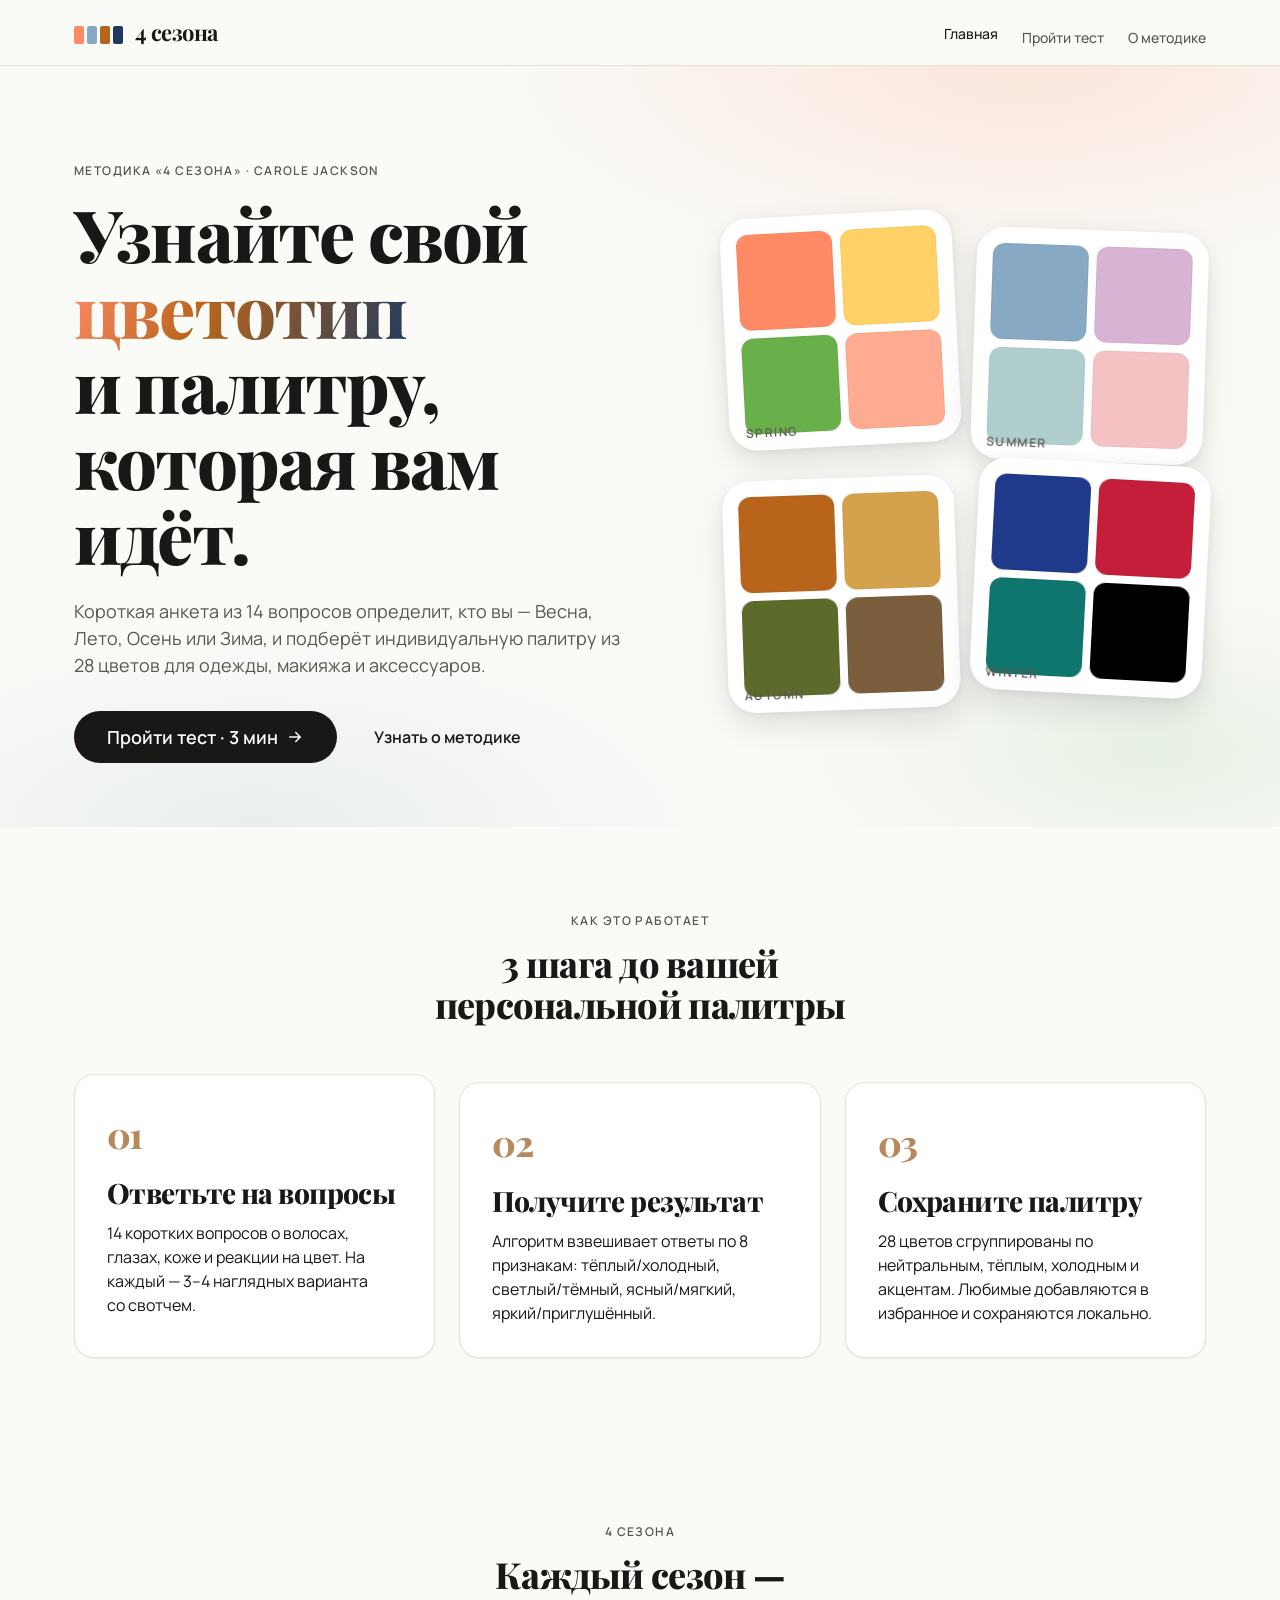
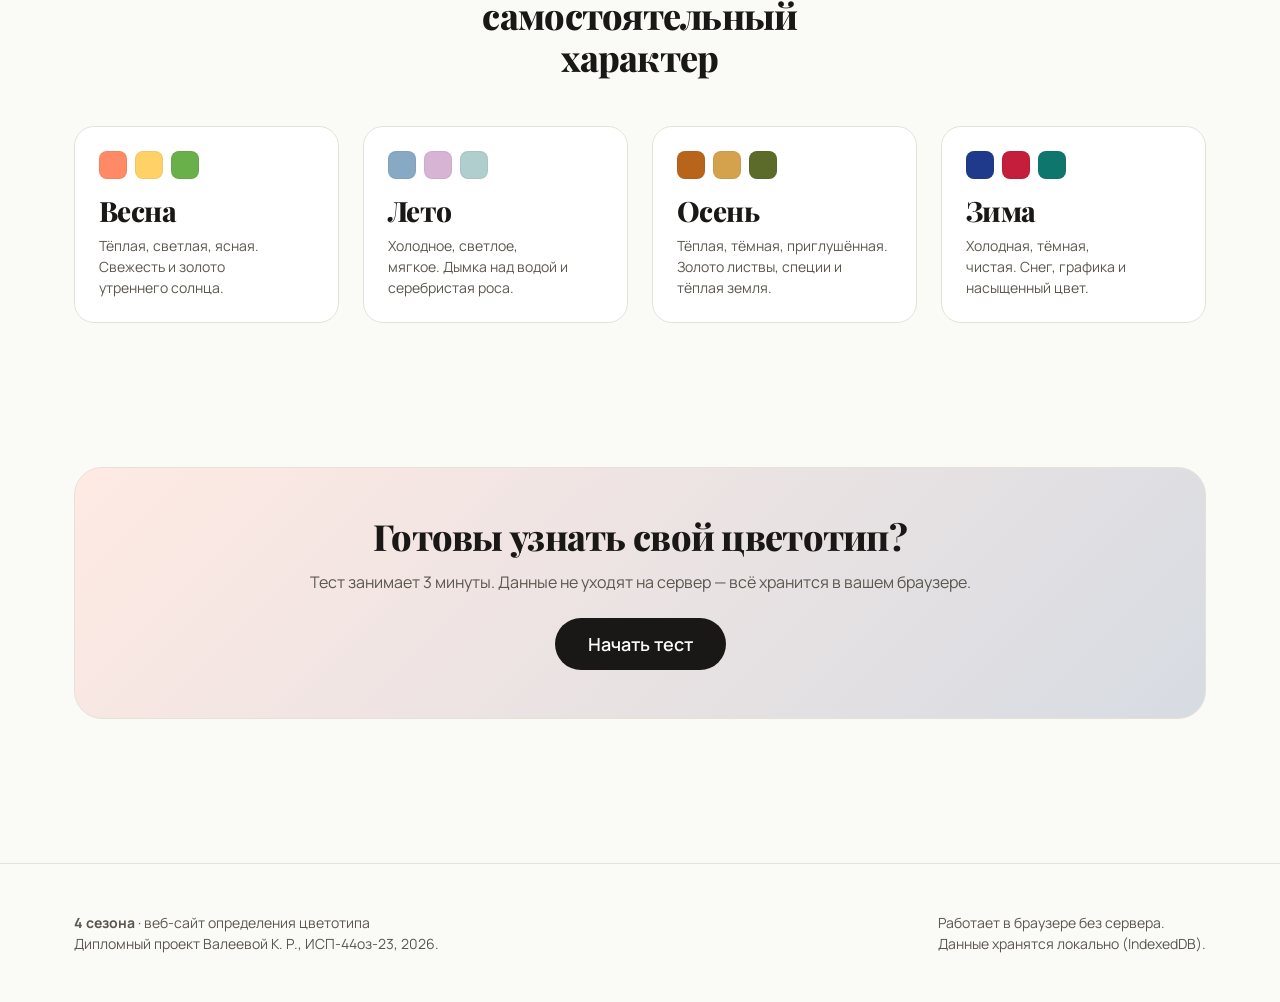
<file: index.html>
<!doctype html>
<html lang="ru">
  <head>
    <meta charset="UTF-8" />
    <meta name="viewport" content="width=device-width, initial-scale=1.0" />
    <meta name="theme-color" content="#fafaf7" />
    <meta name="description" content="Определите свой цветотип по методике «4 сезона» — анкета, индивидуальная палитра, рекомендации по цветам." />
    <title>4 сезона — определение цветотипа</title>
    <link rel="icon" type="image/svg+xml" href="./assets/favicon-DSIYKlfr.svg" />
    <link rel="preconnect" href="https://fonts.googleapis.com" />
    <link rel="preconnect" href="https://fonts.gstatic.com" crossorigin />
    <link rel="stylesheet" href="https://fonts.googleapis.com/css2?family=Manrope:wght@400;500;600;700;800&family=Playfair+Display:ital,wght@0,400;0,700;1,400&display=swap" />
    <script type="module" crossorigin src="./assets/main-CthzuSjB.js"></script>
    <link rel="modulepreload" crossorigin href="./assets/chrome-wK2Qf8XE.js">
    <link rel="stylesheet" crossorigin href="./assets/chrome-CmpPD_js.css">
    <link rel="stylesheet" crossorigin href="./assets/main-DQRbw_kM.css">
  </head>
  <body data-page="home">
    <main id="main">
      <!-- HERO -->
      <section class="hero">
        <div class="container hero__inner">
          <div class="hero__content reveal">
            <div class="eyebrow">Методика «4 сезона» · Carole Jackson</div>
            <h1 class="hero__title">
              Узнайте свой <span class="hero__title-mark">цветотип</span>
              <br />и палитру, которая вам идёт.
            </h1>
            <p class="hero__lede">
              Короткая анкета из 14 вопросов определит, кто вы — Весна, Лето,
              Осень или Зима, и подберёт индивидуальную палитру из 28 цветов
              для одежды, макияжа и аксессуаров.
            </p>
            <div class="hero__actions">
              <a class="btn btn--primary btn--lg" href="./quiz.html">
                Пройти тест · 3 мин
                <svg width="18" height="18" viewBox="0 0 24 24" fill="none" aria-hidden="true">
                  <path d="M5 12h14m-6-6 6 6-6 6" stroke="currentColor" stroke-width="2" stroke-linecap="round" stroke-linejoin="round"/>
                </svg>
              </a>
              <a class="btn btn--ghost" href="./about.html">Узнать о методике</a>
            </div>
          </div>
          <div class="hero__visual reveal" aria-hidden="true">
            <div class="hero-bouquet">
              <div class="hero-bouquet__season" data-season="spring">
                <span style="background:#FF8A65"></span>
                <span style="background:#FFD166"></span>
                <span style="background:#6AB04A"></span>
                <span style="background:#FFAB91"></span>
              </div>
              <div class="hero-bouquet__season" data-season="summer">
                <span style="background:#88A9C3"></span>
                <span style="background:#D8B4D4"></span>
                <span style="background:#B0CECE"></span>
                <span style="background:#F4C2C2"></span>
              </div>
              <div class="hero-bouquet__season" data-season="autumn">
                <span style="background:#B8651B"></span>
                <span style="background:#D4A24C"></span>
                <span style="background:#5D6B2A"></span>
                <span style="background:#7A5E3D"></span>
              </div>
              <div class="hero-bouquet__season" data-season="winter">
                <span style="background:#1F3A8A"></span>
                <span style="background:#C41E3A"></span>
                <span style="background:#0F766E"></span>
                <span style="background:#000000"></span>
              </div>
            </div>
          </div>
        </div>
      </section>

      <!-- HOW IT WORKS -->
      <section class="section how">
        <div class="container">
          <header class="section-head reveal">
            <span class="eyebrow">Как это работает</span>
            <h2>3 шага до вашей персональной палитры</h2>
          </header>
          <ol class="how__steps">
            <li class="how__step card card--padded reveal">
              <div class="how__step-num">01</div>
              <h3>Ответьте на вопросы</h3>
              <p>14 коротких вопросов о волосах, глазах, коже и реакции на цвет. На каждый — 3–4 наглядных варианта со свотчем.</p>
            </li>
            <li class="how__step card card--padded reveal">
              <div class="how__step-num">02</div>
              <h3>Получите результат</h3>
              <p>Алгоритм взвешивает ответы по 8 признакам: тёплый/холодный, светлый/тёмный, ясный/мягкий, яркий/приглушённый.</p>
            </li>
            <li class="how__step card card--padded reveal">
              <div class="how__step-num">03</div>
              <h3>Сохраните палитру</h3>
              <p>28 цветов сгруппированы по нейтральным, тёплым, холодным и акцентам. Любимые добавляются в избранное и сохраняются локально.</p>
            </li>
          </ol>
        </div>
      </section>

      <!-- SEASONS PREVIEW -->
      <section class="section seasons-preview">
        <div class="container">
          <header class="section-head reveal">
            <span class="eyebrow">4 сезона</span>
            <h2>Каждый сезон — самостоятельный характер</h2>
          </header>
          <div class="grid-auto" style="--grid-min: 220px;">
            <article class="season-card reveal" data-season="spring">
              <div class="season-card__chips">
                <span style="background:#FF8A65"></span>
                <span style="background:#FFD166"></span>
                <span style="background:#6AB04A"></span>
              </div>
              <h3>Весна</h3>
              <p>Тёплая, светлая, ясная. Свежесть и золото утреннего солнца.</p>
            </article>
            <article class="season-card reveal" data-season="summer">
              <div class="season-card__chips">
                <span style="background:#88A9C3"></span>
                <span style="background:#D8B4D4"></span>
                <span style="background:#B0CECE"></span>
              </div>
              <h3>Лето</h3>
              <p>Холодное, светлое, мягкое. Дымка над водой и серебристая роса.</p>
            </article>
            <article class="season-card reveal" data-season="autumn">
              <div class="season-card__chips">
                <span style="background:#B8651B"></span>
                <span style="background:#D4A24C"></span>
                <span style="background:#5D6B2A"></span>
              </div>
              <h3>Осень</h3>
              <p>Тёплая, тёмная, приглушённая. Золото листвы, специи и тёплая земля.</p>
            </article>
            <article class="season-card reveal" data-season="winter">
              <div class="season-card__chips">
                <span style="background:#1F3A8A"></span>
                <span style="background:#C41E3A"></span>
                <span style="background:#0F766E"></span>
              </div>
              <h3>Зима</h3>
              <p>Холодная, тёмная, чистая. Снег, графика и насыщенный цвет.</p>
            </article>
          </div>
        </div>
      </section>

      <!-- CTA -->
      <section class="cta">
        <div class="container">
          <div class="cta__card reveal">
            <h2>Готовы узнать свой цветотип?</h2>
            <p>Тест занимает 3 минуты. Данные не уходят на сервер — всё хранится в вашем браузере.</p>
            <a class="btn btn--primary btn--lg" href="./quiz.html">Начать тест</a>
          </div>
        </div>
      </section>
    </main>
  </body>
</html>
</file>
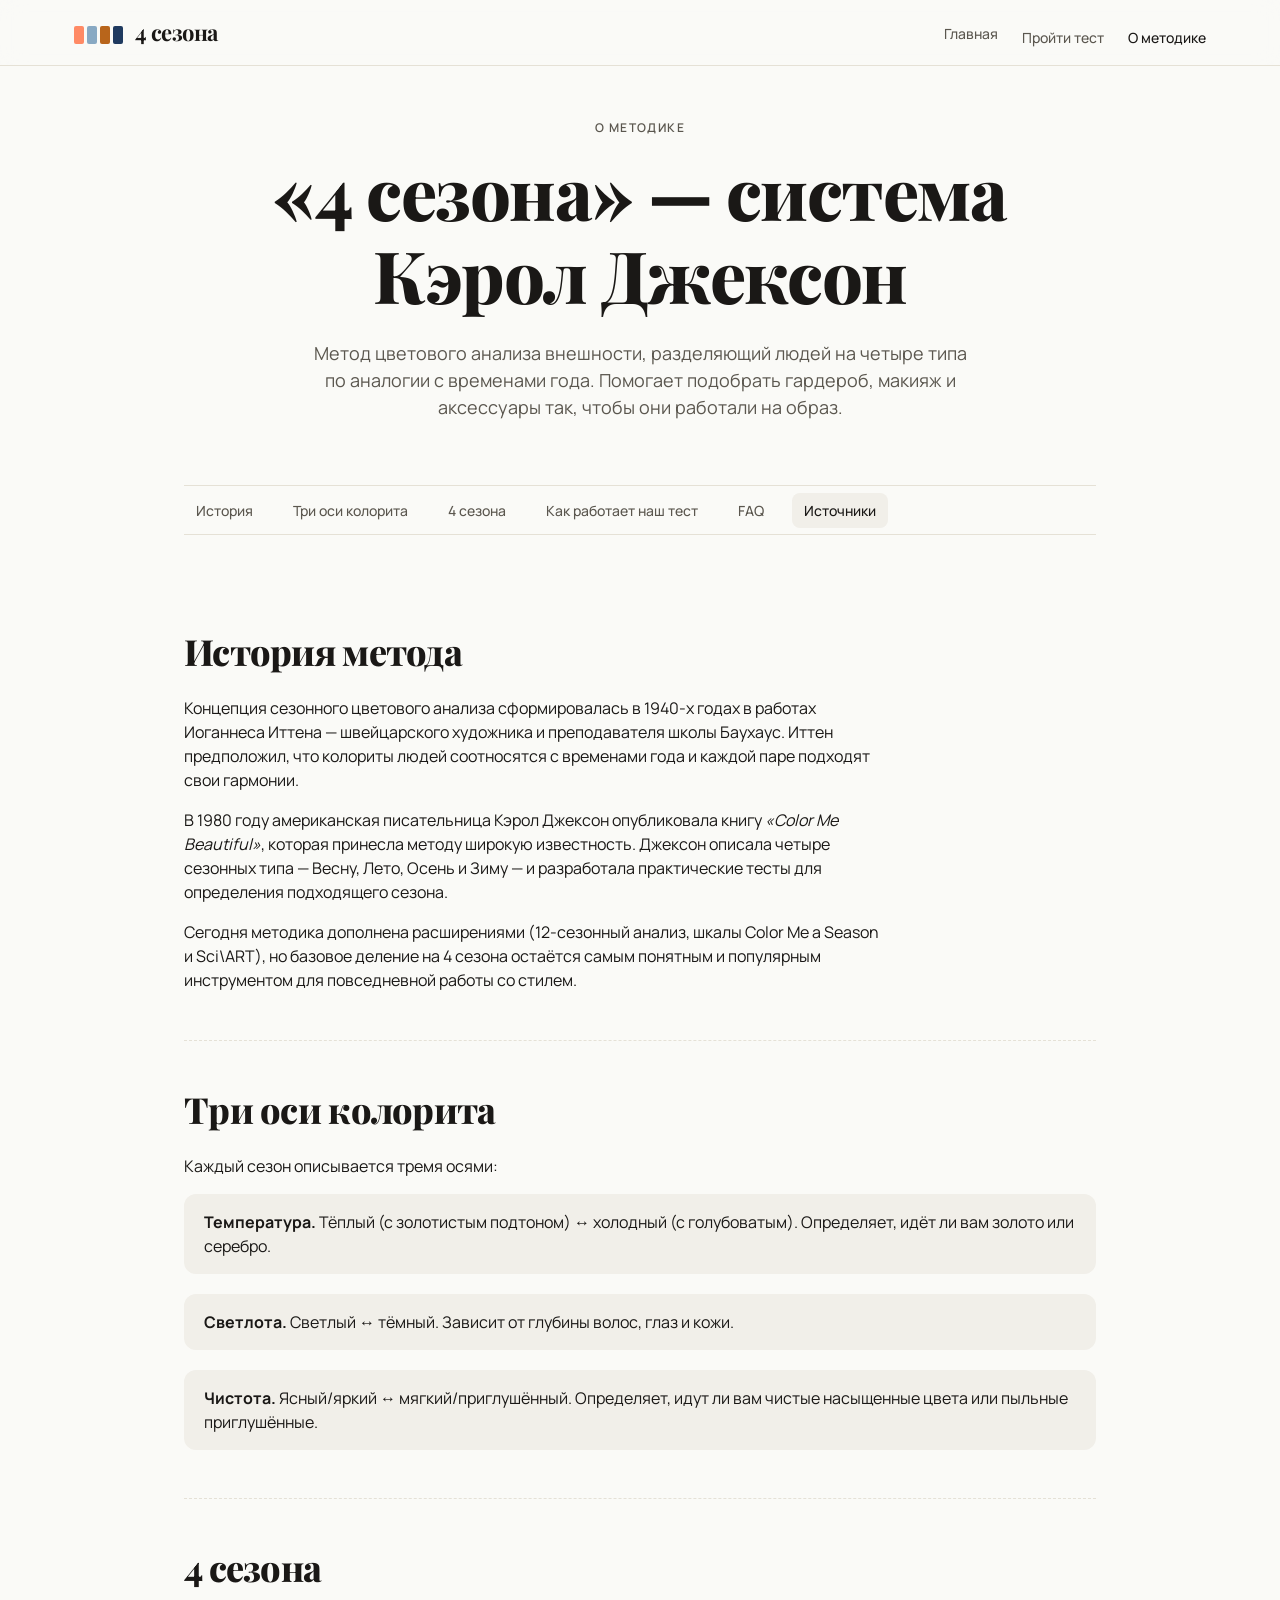
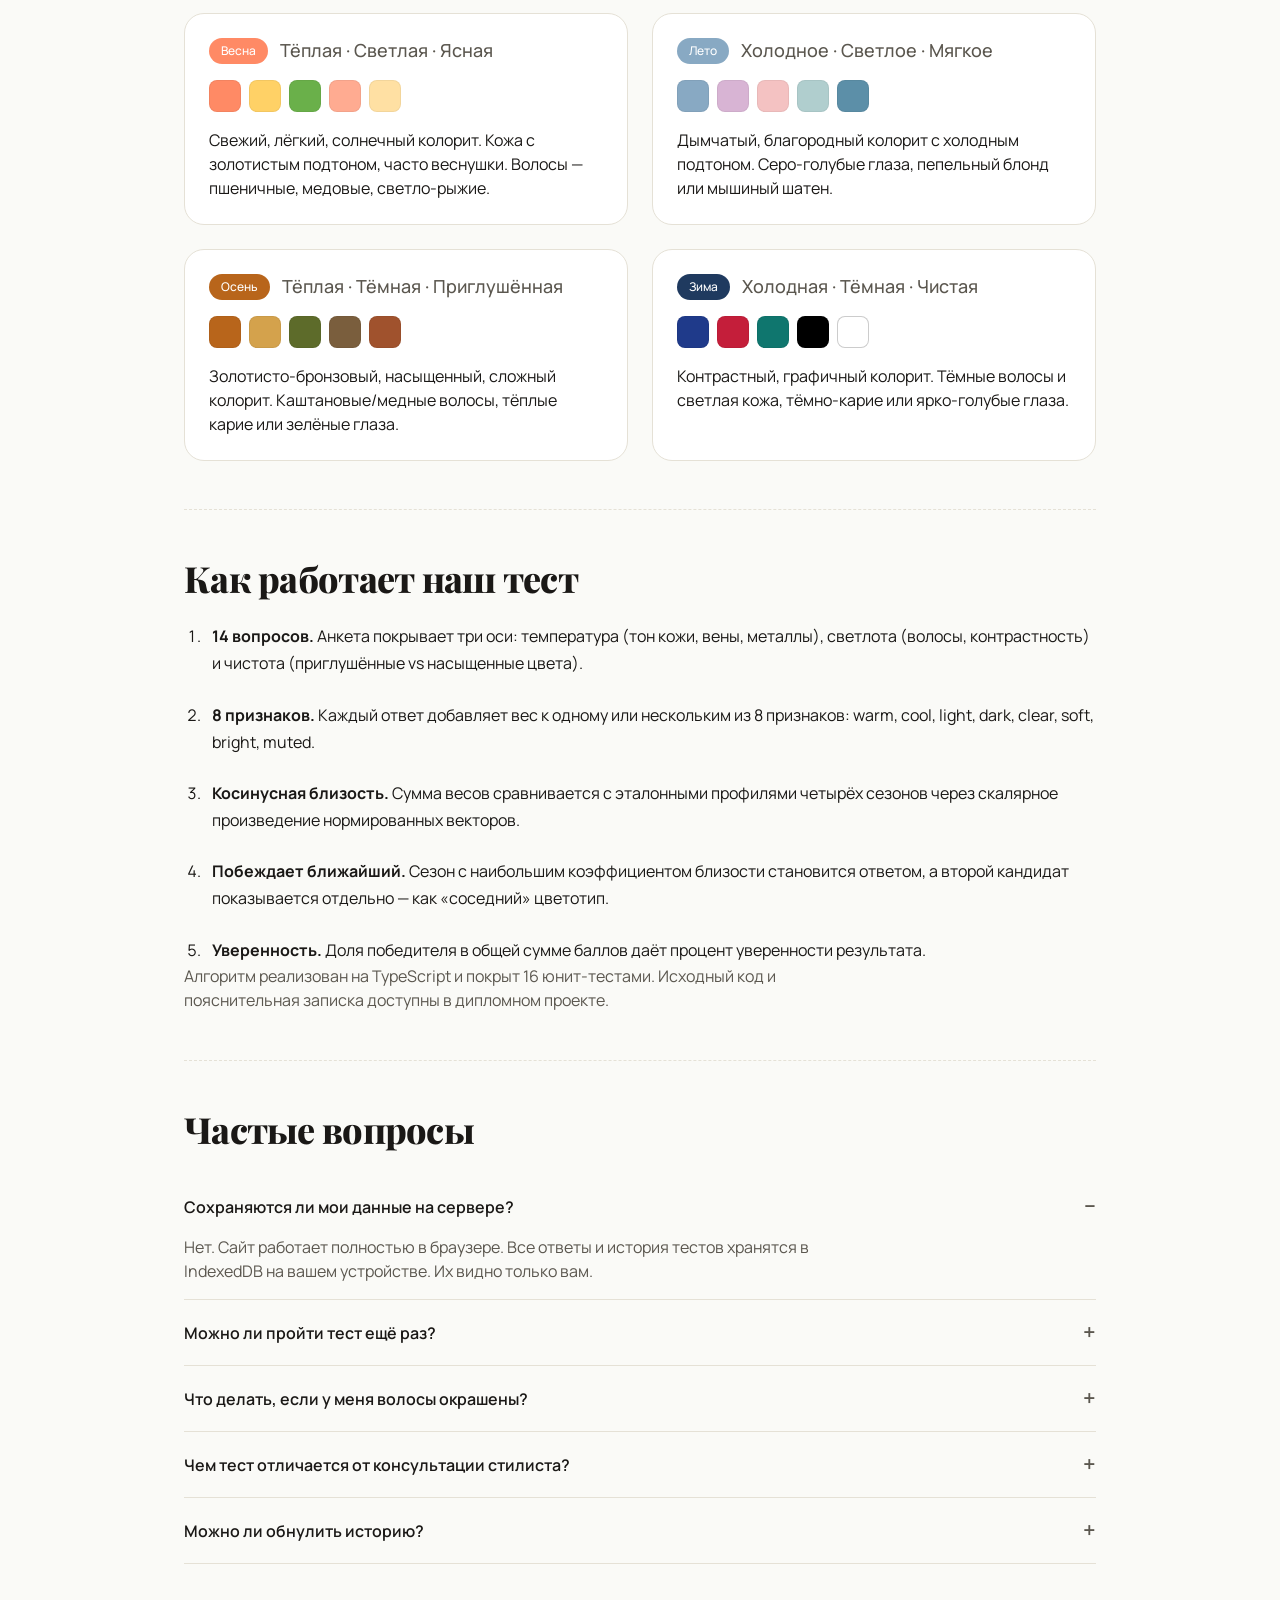
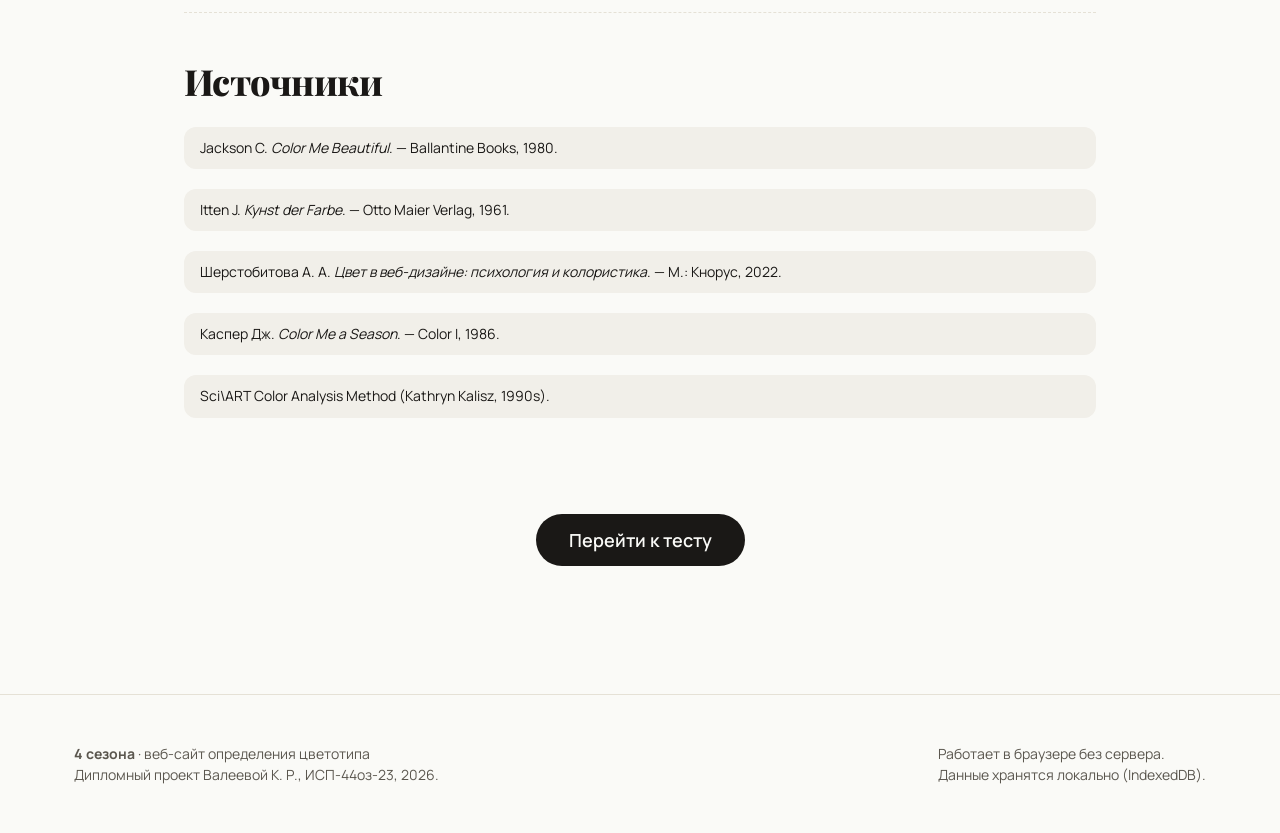
<file: about.html>
<!doctype html>
<html lang="ru">
  <head>
    <meta charset="UTF-8" />
    <meta name="viewport" content="width=device-width, initial-scale=1.0" />
    <meta name="theme-color" content="#fafaf7" />
    <title>О методике «4 сезона»</title>
    <link rel="icon" type="image/svg+xml" href="./assets/favicon-DSIYKlfr.svg" />
    <link rel="preconnect" href="https://fonts.googleapis.com" />
    <link rel="preconnect" href="https://fonts.gstatic.com" crossorigin />
    <link rel="stylesheet" href="https://fonts.googleapis.com/css2?family=Manrope:wght@400;500;600;700;800&family=Playfair+Display:ital,wght@0,400;0,700;1,400&display=swap" />
    <script type="module" crossorigin src="./assets/about-DW3j091v.js"></script>
    <link rel="modulepreload" crossorigin href="./assets/chrome-wK2Qf8XE.js">
    <link rel="stylesheet" crossorigin href="./assets/chrome-CmpPD_js.css">
    <link rel="stylesheet" crossorigin href="./assets/about-C-vaChTn.css">
  </head>
  <body data-page="about">
    <main id="main">
      <div class="container container-md">
        <header class="about-hero">
          <span class="eyebrow">О методике</span>
          <h1>«4 сезона» — система Кэрол Джексон</h1>
          <p class="about-hero__lede">
            Метод цветового анализа внешности, разделяющий людей на четыре
            типа по аналогии с временами года. Помогает подобрать гардероб,
            макияж и аксессуары так, чтобы они работали на образ.
          </p>
        </header>

        <nav class="about-toc" aria-label="Содержание">
          <ul>
            <li><a href="#history">История</a></li>
            <li><a href="#axes">Три оси колорита</a></li>
            <li><a href="#seasons">4 сезона</a></li>
            <li><a href="#how">Как работает наш тест</a></li>
            <li><a href="#faq">FAQ</a></li>
            <li><a href="#sources">Источники</a></li>
          </ul>
        </nav>

        <section id="history" class="about-section">
          <h2>История метода</h2>
          <p>
            Концепция сезонного цветового анализа сформировалась в 1940-х годах
            в работах Иоганнеса Иттена — швейцарского художника и преподавателя
            школы Баухаус. Иттен предположил, что колориты людей соотносятся
            с временами года и каждой паре подходят свои гармонии.
          </p>
          <p>
            В 1980 году американская писательница Кэрол Джексон опубликовала
            книгу <em>«Color Me Beautiful»</em>, которая принесла методу
            широкую известность. Джексон описала четыре сезонных типа —
            Весну, Лето, Осень и Зиму — и разработала практические тесты для
            определения подходящего сезона.
          </p>
          <p>
            Сегодня методика дополнена расширениями (12-сезонный анализ,
            шкалы Color Me a Season и Sci\ART), но базовое деление на 4 сезона
            остаётся самым понятным и популярным инструментом для повседневной
            работы со стилем.
          </p>
        </section>

        <section id="axes" class="about-section">
          <h2>Три оси колорита</h2>
          <p>Каждый сезон описывается тремя осями:</p>
          <ul class="axis-list">
            <li>
              <strong>Температура.</strong>
              Тёплый (с золотистым подтоном) ↔ холодный (с голубоватым).
              Определяет, идёт ли вам золото или серебро.
            </li>
            <li>
              <strong>Светлота.</strong>
              Светлый ↔ тёмный. Зависит от глубины волос, глаз и кожи.
            </li>
            <li>
              <strong>Чистота.</strong>
              Ясный/яркий ↔ мягкий/приглушённый. Определяет, идут ли вам
              чистые насыщенные цвета или пыльные приглушённые.
            </li>
          </ul>
        </section>

        <section id="seasons" class="about-section">
          <h2>4 сезона</h2>
          <div class="seasons-detail">
            <article class="season-detail" data-season="spring">
              <header>
                <span class="badge badge--season-spring">Весна</span>
                <h3>Тёплая · Светлая · Ясная</h3>
              </header>
              <div class="season-detail__chips">
                <span style="background:#FF8A65"></span>
                <span style="background:#FFD166"></span>
                <span style="background:#6AB04A"></span>
                <span style="background:#FFAB91"></span>
                <span style="background:#FFE0A3"></span>
              </div>
              <p>Свежий, лёгкий, солнечный колорит. Кожа с золотистым подтоном, часто веснушки. Волосы — пшеничные, медовые, светло-рыжие.</p>
            </article>
            <article class="season-detail" data-season="summer">
              <header>
                <span class="badge badge--season-summer">Лето</span>
                <h3>Холодное · Светлое · Мягкое</h3>
              </header>
              <div class="season-detail__chips">
                <span style="background:#88A9C3"></span>
                <span style="background:#D8B4D4"></span>
                <span style="background:#F4C2C2"></span>
                <span style="background:#B0CECE"></span>
                <span style="background:#5C8FA8"></span>
              </div>
              <p>Дымчатый, благородный колорит с холодным подтоном. Серо-голубые глаза, пепельный блонд или мышиный шатен.</p>
            </article>
            <article class="season-detail" data-season="autumn">
              <header>
                <span class="badge badge--season-autumn">Осень</span>
                <h3>Тёплая · Тёмная · Приглушённая</h3>
              </header>
              <div class="season-detail__chips">
                <span style="background:#B8651B"></span>
                <span style="background:#D4A24C"></span>
                <span style="background:#5D6B2A"></span>
                <span style="background:#7A5E3D"></span>
                <span style="background:#A0522D"></span>
              </div>
              <p>Золотисто-бронзовый, насыщенный, сложный колорит. Каштановые/медные волосы, тёплые карие или зелёные глаза.</p>
            </article>
            <article class="season-detail" data-season="winter">
              <header>
                <span class="badge badge--season-winter">Зима</span>
                <h3>Холодная · Тёмная · Чистая</h3>
              </header>
              <div class="season-detail__chips">
                <span style="background:#1F3A8A"></span>
                <span style="background:#C41E3A"></span>
                <span style="background:#0F766E"></span>
                <span style="background:#000000"></span>
                <span style="background:#FFFFFF; box-shadow: inset 0 0 0 1px #ccc;"></span>
              </div>
              <p>Контрастный, графичный колорит. Тёмные волосы и светлая кожа, тёмно-карие или ярко-голубые глаза.</p>
            </article>
          </div>
        </section>

        <section id="how" class="about-section">
          <h2>Как работает наш тест</h2>
          <ol class="how-list">
            <li><strong>14 вопросов.</strong> Анкета покрывает три оси: температура (тон кожи, вены, металлы), светлота (волосы, контрастность) и чистота (приглушённые vs насыщенные цвета).</li>
            <li><strong>8 признаков.</strong> Каждый ответ добавляет вес к одному или нескольким из 8 признаков: warm, cool, light, dark, clear, soft, bright, muted.</li>
            <li><strong>Косинусная близость.</strong> Сумма весов сравнивается с эталонными профилями четырёх сезонов через скалярное произведение нормированных векторов.</li>
            <li><strong>Побеждает ближайший.</strong> Сезон с наибольшим коэффициентом близости становится ответом, а второй кандидат показывается отдельно — как «соседний» цветотип.</li>
            <li><strong>Уверенность.</strong> Доля победителя в общей сумме баллов даёт процент уверенности результата.</li>
          </ol>
          <p class="text-muted">
            Алгоритм реализован на TypeScript и покрыт 16 юнит-тестами. Исходный код
            и пояснительная записка доступны в дипломном проекте.
          </p>
        </section>

        <section id="faq" class="about-section">
          <h2>Частые вопросы</h2>
          <details class="faq-item" open>
            <summary>Сохраняются ли мои данные на сервере?</summary>
            <p>Нет. Сайт работает полностью в браузере. Все ответы и история тестов хранятся в IndexedDB на вашем устройстве. Их видно только вам.</p>
          </details>
          <details class="faq-item">
            <summary>Можно ли пройти тест ещё раз?</summary>
            <p>Да, сколько угодно. Каждое прохождение сохраняется в истории, и результаты можно сравнить.</p>
          </details>
          <details class="faq-item">
            <summary>Что делать, если у меня волосы окрашены?</summary>
            <p>Отвечайте, исходя из <em>натурального</em> цвета волос (или цвета у корней). Окрашенные пряди могут сместить результат.</p>
          </details>
          <details class="faq-item">
            <summary>Чем тест отличается от консультации стилиста?</summary>
            <p>Тест даёт первичную ориентацию по методике 4 сезона. Профессиональный анализ (color drape) даст более точный результат, но потребует личной встречи.</p>
          </details>
          <details class="faq-item">
            <summary>Можно ли обнулить историю?</summary>
            <p>Да — очистите данные сайта в настройках браузера или удалите БД <code>four-seasons-db</code> в DevTools → Application → IndexedDB.</p>
          </details>
        </section>

        <section id="sources" class="about-section">
          <h2>Источники</h2>
          <ul class="sources-list">
            <li>Jackson C. <em>Color Me Beautiful</em>. — Ballantine Books, 1980.</li>
            <li>Itten J. <em>Кунst der Farbe</em>. — Otto Maier Verlag, 1961.</li>
            <li>Шерстобитова А. А. <em>Цвет в веб-дизайне: психология и колористика</em>. — М.: Кнорус, 2022.</li>
            <li>Каспер Дж. <em>Color Me a Season</em>. — Color I, 1986.</li>
            <li>Sci\ART Color Analysis Method (Kathryn Kalisz, 1990s).</li>
          </ul>
        </section>

        <div class="about-cta">
          <a class="btn btn--primary btn--lg" href="./quiz.html">Перейти к тесту</a>
        </div>
      </div>
    </main>
  </body>
</html>
</file>
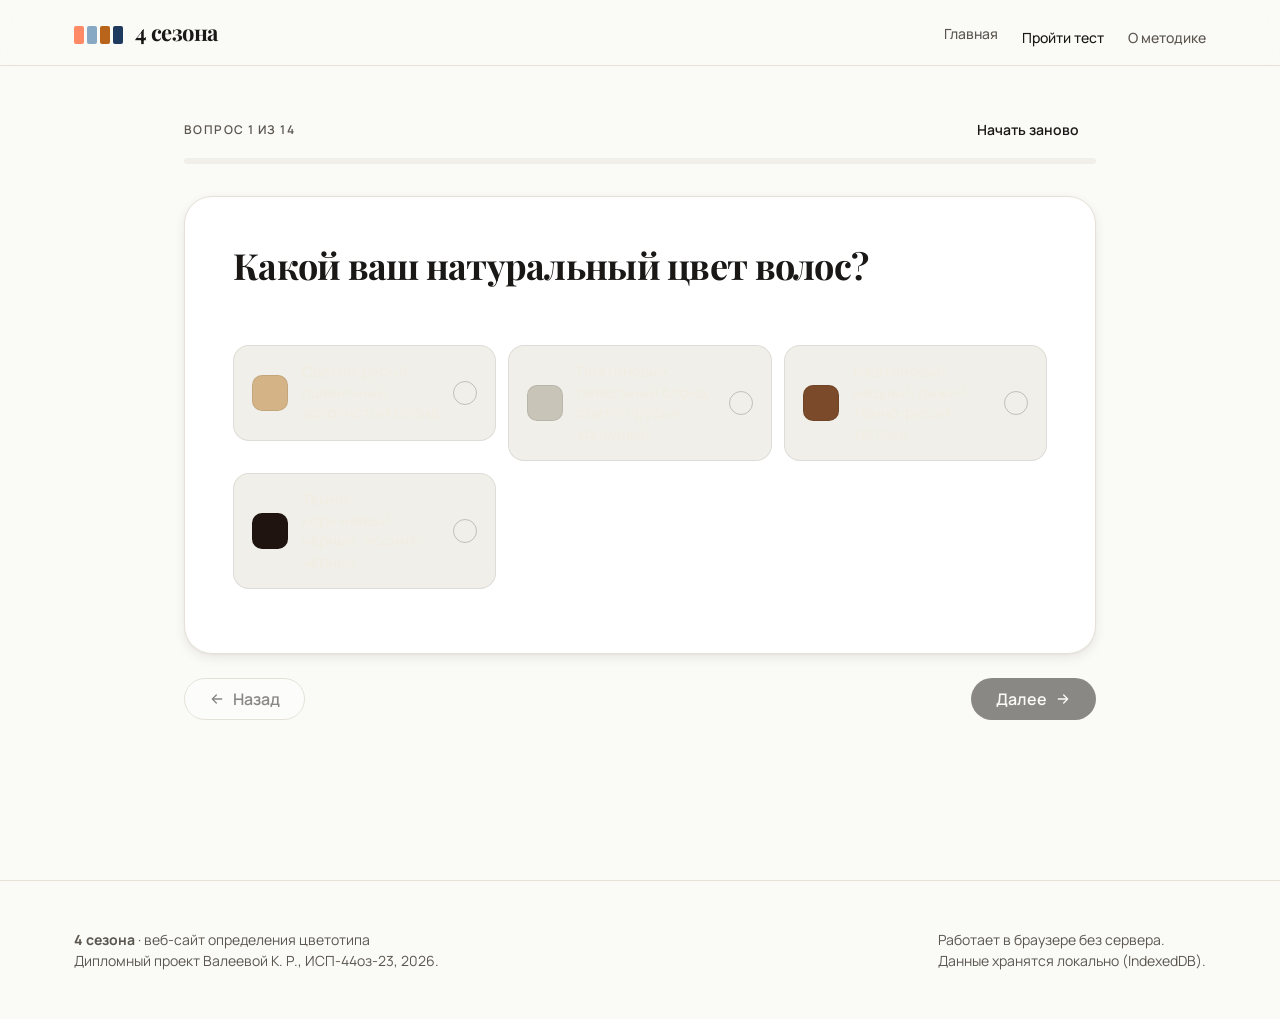
<file: quiz.html>
<!doctype html>
<html lang="ru">
  <head>
    <meta charset="UTF-8" />
    <meta name="viewport" content="width=device-width, initial-scale=1.0" />
    <meta name="theme-color" content="#fafaf7" />
    <title>Анкета — 4 сезона</title>
    <link rel="icon" type="image/svg+xml" href="./assets/favicon-DSIYKlfr.svg" />
    <link rel="preconnect" href="https://fonts.googleapis.com" />
    <link rel="preconnect" href="https://fonts.gstatic.com" crossorigin />
    <link rel="stylesheet" href="https://fonts.googleapis.com/css2?family=Manrope:wght@400;500;600;700;800&family=Playfair+Display:ital,wght@0,400;0,700;1,400&display=swap" />
    <script type="module" crossorigin src="./assets/quiz-BBySo5DG.js"></script>
    <link rel="modulepreload" crossorigin href="./assets/chrome-wK2Qf8XE.js">
    <link rel="modulepreload" crossorigin href="./assets/repository-ozUnIGay.js">
    <link rel="stylesheet" crossorigin href="./assets/chrome-CmpPD_js.css">
    <link rel="stylesheet" crossorigin href="./assets/quiz-B3WrUPtr.css">
  </head>
  <body data-page="quiz">
    <main id="main" class="quiz-main">
      <div class="container container-md">
        <header class="quiz-header" id="quiz-header">
          <div class="quiz-header__top">
            <span class="eyebrow" id="quiz-counter">Вопрос 1 из 14</span>
            <button type="button" class="btn btn--ghost btn--sm" id="quiz-reset" hidden>
              Начать заново
            </button>
          </div>
          <div class="progress" aria-hidden="true">
            <div class="progress__bar" id="quiz-progress" style="width: 0%"></div>
          </div>
        </header>

        <article class="quiz-card" id="quiz-card">
          <question-card id="quiz-question"></question-card>
        </article>

        <footer class="quiz-footer">
          <button type="button" class="btn btn--secondary" id="quiz-prev" disabled>
            <svg width="16" height="16" viewBox="0 0 24 24" fill="none" aria-hidden="true">
              <path d="M19 12H5m6 6-6-6 6-6" stroke="currentColor" stroke-width="2" stroke-linecap="round" stroke-linejoin="round"/>
            </svg>
            Назад
          </button>
          <button type="button" class="btn btn--primary" id="quiz-next" disabled>
            Далее
            <svg width="16" height="16" viewBox="0 0 24 24" fill="none" aria-hidden="true">
              <path d="M5 12h14m-6-6 6 6-6 6" stroke="currentColor" stroke-width="2" stroke-linecap="round" stroke-linejoin="round"/>
            </svg>
          </button>
        </footer>
      </div>
    </main>
  </body>
</html>
</file>
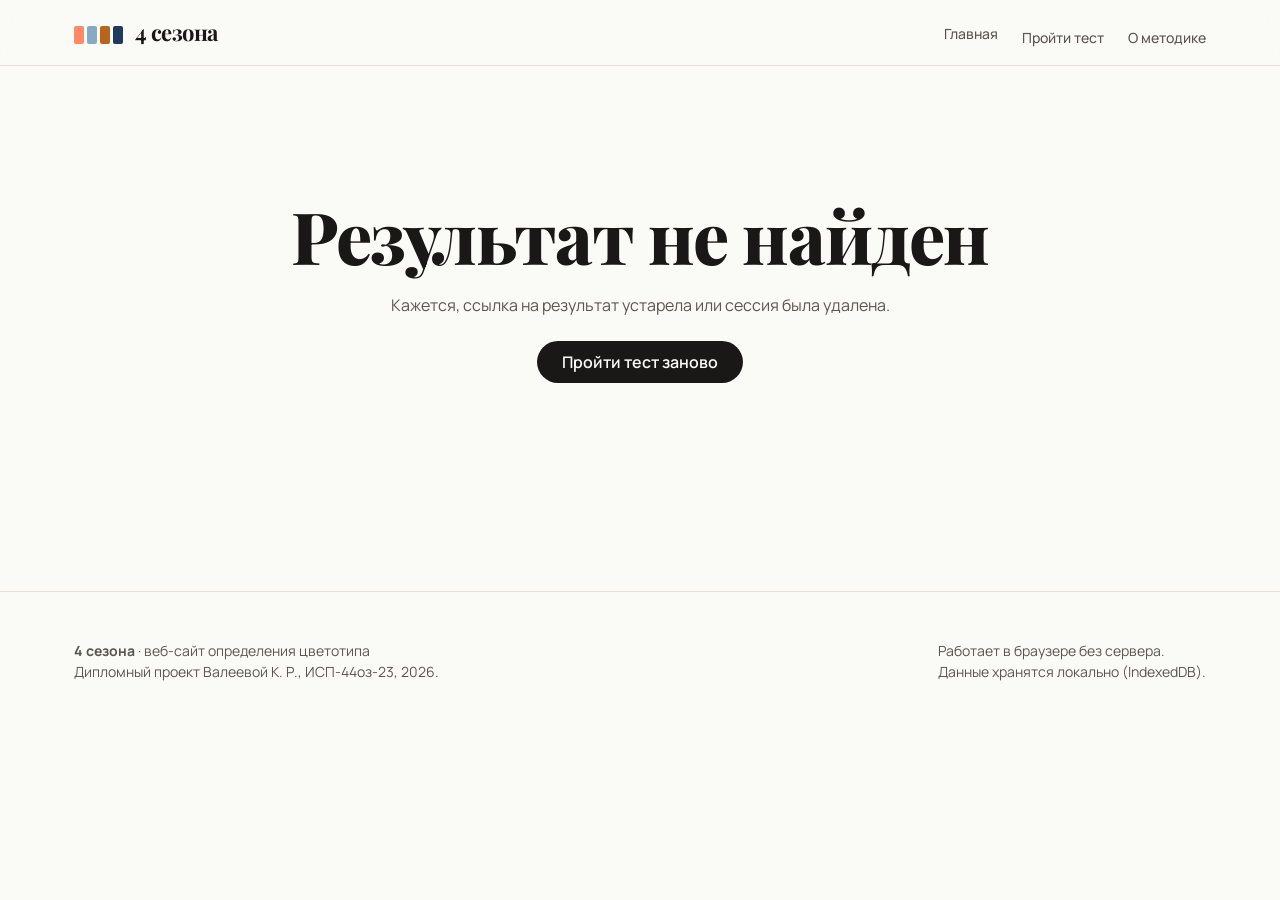
<file: result.html>
<!doctype html>
<html lang="ru">
  <head>
    <meta charset="UTF-8" />
    <meta name="viewport" content="width=device-width, initial-scale=1.0" />
    <meta name="theme-color" content="#fafaf7" />
    <title>Результат — 4 сезона</title>
    <link rel="icon" type="image/svg+xml" href="./assets/favicon-DSIYKlfr.svg" />
    <link rel="preconnect" href="https://fonts.googleapis.com" />
    <link rel="preconnect" href="https://fonts.gstatic.com" crossorigin />
    <link rel="stylesheet" href="https://fonts.googleapis.com/css2?family=Manrope:wght@400;500;600;700;800&family=Playfair+Display:ital,wght@0,400;0,700;1,400&display=swap" />
    <script type="module" crossorigin src="./assets/result-DnST5uKK.js"></script>
    <link rel="modulepreload" crossorigin href="./assets/chrome-wK2Qf8XE.js">
    <link rel="modulepreload" crossorigin href="./assets/repository-ozUnIGay.js">
    <link rel="stylesheet" crossorigin href="./assets/chrome-CmpPD_js.css">
    <link rel="stylesheet" crossorigin href="./assets/result-mLj4lnqw.css">
  </head>
  <body data-page="result" data-theme="light">
    <main id="main" id="result-root">
      <div class="container" id="result-container">
        <p class="result-loading">Загружаем ваш результат…</p>
      </div>
    </main>
  </body>
</html>
</file>
<file: assets/chrome-CmpPD_js.css>
:root{--c-bg: #fafaf7;--c-bg-elevated: #ffffff;--c-bg-muted: #f1efe9;--c-fg: #1a1816;--c-fg-muted: #5b574f;--c-fg-subtle: #8a857b;--c-border: #e5e1d6;--c-border-strong:#cfc9b9;--c-accent: #b8895c;--c-accent-fg: #ffffff;--c-focus: #6b8af0;--c-danger: #c0413f;--c-success: #4a8a3e;--season-spring-primary: #ff8a65;--season-spring-secondary: #ffd166;--season-spring-accent: #6ab04a;--season-spring-bg: #fff4e6;--season-spring-fg: #5d3a1e;--season-summer-primary: #88a9c3;--season-summer-secondary: #d8b4d4;--season-summer-accent: #6b8e9a;--season-summer-bg: #eef3f7;--season-summer-fg: #2a3b48;--season-autumn-primary: #b8651b;--season-autumn-secondary: #8a4f2a;--season-autumn-accent: #5d6b2a;--season-autumn-bg: #f4ead8;--season-autumn-fg: #3a2412;--season-winter-primary: #1f3a5f;--season-winter-secondary: #c41e3a;--season-winter-accent: #6a4e8c;--season-winter-bg: #ebeef3;--season-winter-fg: #0d1929;--font-sans: "Manrope", "Inter", -apple-system, BlinkMacSystemFont, "Segoe UI", Roboto, sans-serif;--font-display: "Playfair Display", "Manrope", Georgia, serif;--font-mono: "JetBrains Mono", "Cascadia Code", Consolas, monospace;--fs-xs: .75rem;--fs-sm: .875rem;--fs-md: 1rem;--fs-lg: 1.125rem;--fs-xl: 1.375rem;--fs-2xl: 1.75rem;--fs-3xl: 2.25rem;--fs-4xl: 3rem;--fs-hero: clamp(2.5rem, 6vw, 4.5rem);--lh-tight: 1.15;--lh-snug: 1.3;--lh-normal: 1.5;--lh-relaxed:1.7;--fw-regular: 400;--fw-medium: 500;--fw-semibold:600;--fw-bold: 700;--fw-display: 800;--sp-0: 0;--sp-1: .25rem;--sp-2: .5rem;--sp-3: .75rem;--sp-4: 1rem;--sp-5: 1.25rem;--sp-6: 1.5rem;--sp-8: 2rem;--sp-10: 2.5rem;--sp-12: 3rem;--sp-16: 4rem;--sp-20: 5rem;--sp-24: 6rem;--sp-32: 8rem;--r-xs: 4px;--r-sm: 8px;--r-md: 12px;--r-lg: 20px;--r-xl: 28px;--r-pill:9999px;--shadow-sm: 0 1px 2px rgba(20, 18, 14, .06);--shadow-md: 0 4px 12px rgba(20, 18, 14, .08), 0 1px 2px rgba(20, 18, 14, .04);--shadow-lg: 0 12px 32px rgba(20, 18, 14, .12), 0 2px 8px rgba(20, 18, 14, .06);--shadow-xl: 0 24px 64px rgba(20, 18, 14, .16), 0 4px 16px rgba(20, 18, 14, .08);--shadow-focus: 0 0 0 3px rgba(107, 138, 240, .35);--t-fast: .12s;--t-medium: .24s;--t-slow: .4s;--ease-out: cubic-bezier(.22, .61, .36, 1);--ease-in-out: cubic-bezier(.65, 0, .35, 1);--ease-bouncy: cubic-bezier(.34, 1.56, .64, 1);--container-narrow: 720px;--container-md: 960px;--container-wide: 1180px;--z-base: 1;--z-elevate: 10;--z-overlay: 100;--z-modal: 1000;--z-toast: 2000}@media (prefers-color-scheme: dark){:root:not([data-theme=light]){--c-bg: #15130f;--c-bg-elevated: #1f1c17;--c-bg-muted: #28241e;--c-fg: #f1ede2;--c-fg-muted: #a59f8e;--c-fg-subtle: #76705f;--c-border: #322d24;--c-border-strong:#4a4339;--shadow-sm: 0 1px 2px rgba(0, 0, 0, .4);--shadow-md: 0 4px 12px rgba(0, 0, 0, .5), 0 1px 2px rgba(0, 0, 0, .3);--shadow-lg: 0 12px 32px rgba(0, 0, 0, .55), 0 2px 8px rgba(0, 0, 0, .35);--shadow-xl: 0 24px 64px rgba(0, 0, 0, .6), 0 4px 16px rgba(0, 0, 0, .4)}}[data-theme=dark]{--c-bg: #15130f;--c-bg-elevated: #1f1c17;--c-bg-muted: #28241e;--c-fg: #f1ede2;--c-fg-muted: #a59f8e;--c-fg-subtle: #76705f;--c-border: #322d24;--c-border-strong:#4a4339}@media (prefers-reduced-motion: reduce){*,*:before,*:after{animation-duration:.01ms!important;transition-duration:.01ms!important;animation-iteration-count:1!important;scroll-behavior:auto!important}}*,*:before,*:after{box-sizing:border-box}*{margin:0;padding:0}html{font-size:16px;-webkit-text-size-adjust:100%;scroll-behavior:smooth}body{min-height:100vh;min-height:100dvh;font-family:var(--font-sans);font-size:var(--fs-md);line-height:var(--lh-normal);color:var(--c-fg);background-color:var(--c-bg);-webkit-font-smoothing:antialiased;-moz-osx-font-smoothing:grayscale;text-rendering:optimizeLegibility;font-feature-settings:"cv11","ss01"}img,picture,svg,video,canvas{display:block;max-width:100%;height:auto}button,input,select,textarea{font:inherit;color:inherit}button{cursor:pointer;background:none;border:none}a{color:inherit;text-decoration-color:var(--c-border-strong);text-decoration-thickness:1.5px;text-underline-offset:3px;transition:text-decoration-color var(--t-fast) var(--ease-out)}a:hover{text-decoration-color:var(--c-accent)}a:focus-visible,button:focus-visible,input:focus-visible,select:focus-visible,textarea:focus-visible{outline:none;box-shadow:var(--shadow-focus);border-radius:var(--r-sm)}h1,h2,h3,h4,h5,h6{font-family:var(--font-display);font-weight:var(--fw-display);line-height:var(--lh-tight);letter-spacing:-.02em;color:var(--c-fg);text-wrap:balance}h1{font-size:var(--fs-hero)}h2{font-size:var(--fs-3xl)}h3{font-size:var(--fs-2xl)}h4{font-size:var(--fs-xl)}h5{font-size:var(--fs-lg)}h6{font-size:var(--fs-md)}p{text-wrap:pretty;max-width:70ch}p+p,p+ul,p+ol{margin-top:var(--sp-4)}ul,ol{padding-inline-start:1.5em}li+li{margin-top:var(--sp-2)}code,kbd,samp,pre{font-family:var(--font-mono);font-size:.9em}code{padding:.15em .4em;background:var(--c-bg-muted);border-radius:var(--r-xs)}pre{padding:var(--sp-4);background:var(--c-bg-muted);border-radius:var(--r-md);overflow-x:auto;border:1px solid var(--c-border)}pre code{padding:0;background:none}hr{border:none;border-top:1px solid var(--c-border);margin-block:var(--sp-8)}.container{width:100%;max-width:var(--container-wide);margin-inline:auto;padding-inline:var(--sp-6)}.container-narrow{max-width:var(--container-narrow)}.container-md{max-width:var(--container-md)}.section{padding-block:var(--sp-16)}@media (min-width: 768px){.section{padding-block:var(--sp-20)}}.sr-only{position:absolute;width:1px;height:1px;padding:0;margin:-1px;overflow:hidden;clip:rect(0,0,0,0);white-space:nowrap;border:0}.skip-link{position:absolute;top:-40px;left:0;background:var(--c-accent);color:var(--c-accent-fg);padding:var(--sp-2) var(--sp-4);z-index:var(--z-toast);transition:top var(--t-fast)}.skip-link:focus{top:0}@view-transition{navigation: auto;}::view-transition-old(root),::view-transition-new(root){animation-duration:var(--t-medium);animation-timing-function:var(--ease-out)}::selection{background:var(--c-accent);color:var(--c-accent-fg)}.btn{display:inline-flex;align-items:center;justify-content:center;gap:var(--sp-2);padding:var(--sp-3) var(--sp-6);font-weight:var(--fw-semibold);font-size:var(--fs-md);line-height:1;border-radius:var(--r-pill);border:1.5px solid transparent;transition:background-color var(--t-fast) var(--ease-out),color var(--t-fast) var(--ease-out),border-color var(--t-fast) var(--ease-out),transform var(--t-fast) var(--ease-out),box-shadow var(--t-fast) var(--ease-out);user-select:none;white-space:nowrap;text-decoration:none}.btn:active:not(:disabled){transform:translateY(1px)}.btn:disabled{opacity:.5;cursor:not-allowed}.btn--primary{background:var(--c-fg);color:var(--c-bg)}.btn--primary:hover:not(:disabled){background:var(--c-accent);color:var(--c-accent-fg)}.btn--secondary{background:var(--c-bg-elevated);color:var(--c-fg);border-color:var(--c-border-strong)}.btn--secondary:hover:not(:disabled){background:var(--c-bg-muted);border-color:var(--c-fg)}.btn--ghost{background:transparent;color:var(--c-fg)}.btn--ghost:hover:not(:disabled){background:var(--c-bg-muted)}.btn--lg{padding:var(--sp-4) var(--sp-8);font-size:var(--fs-lg)}.btn--sm{padding:var(--sp-2) var(--sp-4);font-size:var(--fs-sm)}.btn--block{width:100%}.card{background:var(--c-bg-elevated);border:1px solid var(--c-border);border-radius:var(--r-lg);padding:var(--sp-6);box-shadow:var(--shadow-sm);transition:box-shadow var(--t-medium) var(--ease-out),transform var(--t-medium) var(--ease-out)}.card--interactive:hover{box-shadow:var(--shadow-lg);transform:translateY(-2px)}.card--padded{padding:var(--sp-8)}.badge{display:inline-flex;align-items:center;gap:var(--sp-1);padding:var(--sp-1) var(--sp-3);font-size:var(--fs-xs);font-weight:var(--fw-medium);border-radius:var(--r-pill);background:var(--c-bg-muted);color:var(--c-fg-muted)}.badge--accent{background:var(--c-accent);color:var(--c-accent-fg)}.badge--season-spring{background:var(--season-spring-primary);color:#fff}.badge--season-summer{background:var(--season-summer-primary);color:#fff}.badge--season-autumn{background:var(--season-autumn-primary);color:#fff}.badge--season-winter{background:var(--season-winter-primary);color:#fff}.field{display:flex;flex-direction:column;gap:var(--sp-2)}.field__label{font-size:var(--fs-sm);font-weight:var(--fw-medium);color:var(--c-fg-muted)}.field__input{padding:var(--sp-3) var(--sp-4);border:1.5px solid var(--c-border);border-radius:var(--r-md);background:var(--c-bg-elevated);transition:border-color var(--t-fast) var(--ease-out)}.field__input:hover{border-color:var(--c-border-strong)}.field__input:focus{border-color:var(--c-accent)}.progress{height:6px;background:var(--c-bg-muted);border-radius:var(--r-pill);overflow:hidden}.progress__bar{height:100%;background:linear-gradient(90deg,var(--c-accent),var(--c-fg));border-radius:inherit;transition:width var(--t-medium) var(--ease-out)}.site-header{position:sticky;top:0;z-index:var(--z-elevate);background:color-mix(in srgb,var(--c-bg) 85%,transparent);backdrop-filter:blur(12px);-webkit-backdrop-filter:blur(12px);border-bottom:1px solid var(--c-border)}.site-header__inner{display:flex;align-items:center;justify-content:space-between;gap:var(--sp-6);padding-block:var(--sp-4)}.site-header__brand{font-family:var(--font-display);font-size:var(--fs-xl);font-weight:var(--fw-bold);text-decoration:none;letter-spacing:-.02em}.site-header__brand-mark{display:inline-flex;gap:3px;vertical-align:middle;margin-right:var(--sp-2)}.site-header__brand-mark span{display:block;width:10px;height:18px;border-radius:2px}.site-header__nav{display:flex;align-items:center;gap:var(--sp-6);list-style:none;padding:0;margin:0}.site-header__nav a{font-size:var(--fs-sm);font-weight:var(--fw-medium);text-decoration:none;color:var(--c-fg-muted);transition:color var(--t-fast) var(--ease-out)}.site-header__nav a:hover,.site-header__nav a[aria-current=page]{color:var(--c-fg)}@media (max-width: 640px){.site-header__nav{gap:var(--sp-4)}.site-header__nav .nav-hide-sm{display:none}}.site-footer{border-top:1px solid var(--c-border);padding-block:var(--sp-12);margin-top:var(--sp-20);color:var(--c-fg-muted);font-size:var(--fs-sm)}.site-footer__inner{display:flex;flex-wrap:wrap;gap:var(--sp-8);justify-content:space-between;align-items:start}.stack{display:flex;flex-direction:column}.stack>*+*{margin-top:var(--stack-gap, var(--sp-4))}.row{display:flex;flex-wrap:wrap;gap:var(--row-gap, var(--sp-4));align-items:var(--row-align, center)}.grid-auto{display:grid;grid-template-columns:repeat(auto-fit,minmax(var(--grid-min, 240px),1fr));gap:var(--grid-gap, var(--sp-6))}.text-muted{color:var(--c-fg-muted)}.text-subtle{color:var(--c-fg-subtle)}.text-display{font-family:var(--font-display)}.text-mono{font-family:var(--font-mono)}.text-balance{text-wrap:balance}.text-pretty{text-wrap:pretty}.eyebrow{text-transform:uppercase;letter-spacing:.12em;font-size:var(--fs-xs);font-weight:var(--fw-semibold);color:var(--c-fg-muted)}@keyframes fade-in-up{0%{opacity:0;transform:translateY(16px)}to{opacity:1;transform:translateY(0)}}.reveal{opacity:0}.reveal.is-visible{animation:fade-in-up var(--t-slow) var(--ease-out) forwards}[data-season=spring]{--season-primary: var(--season-spring-primary);--season-secondary: var(--season-spring-secondary);--season-accent: var(--season-spring-accent);--season-bg: var(--season-spring-bg);--season-fg: var(--season-spring-fg)}[data-season=summer]{--season-primary: var(--season-summer-primary);--season-secondary: var(--season-summer-secondary);--season-accent: var(--season-summer-accent);--season-bg: var(--season-summer-bg);--season-fg: var(--season-summer-fg)}[data-season=autumn]{--season-primary: var(--season-autumn-primary);--season-secondary: var(--season-autumn-secondary);--season-accent: var(--season-autumn-accent);--season-bg: var(--season-autumn-bg);--season-fg: var(--season-autumn-fg)}[data-season=winter]{--season-primary: var(--season-winter-primary);--season-secondary: var(--season-winter-secondary);--season-accent: var(--season-winter-accent);--season-bg: var(--season-winter-bg);--season-fg: var(--season-winter-fg)}
[data-theme=dark]{
    --c-bg: #15130f;
    --c-fg: #f1ede2;
}
</file>
<file: assets/main-DQRbw_kM.css>
.hero{position:relative;padding-block:var(--sp-16) var(--sp-12);overflow:hidden}.hero:before{content:"";position:absolute;inset:0;background:radial-gradient(ellipse 60% 40% at 80% 0%,rgba(255,138,101,.18),transparent 70%),radial-gradient(ellipse 50% 35% at 20% 100%,rgba(136,169,195,.15),transparent 70%),radial-gradient(ellipse 40% 30% at 90% 90%,rgba(95,169,90,.12),transparent 70%);pointer-events:none;z-index:0}.hero__inner{position:relative;z-index:1;display:grid;grid-template-columns:1fr;gap:var(--sp-12);align-items:center}@media (min-width: 960px){.hero{padding-block:var(--sp-24) var(--sp-16)}.hero__inner{grid-template-columns:1.1fr .9fr;gap:var(--sp-16)}}.hero__title{font-size:var(--fs-hero);line-height:1.05;letter-spacing:-.025em;margin-top:var(--sp-4)}.hero__title-mark{background:linear-gradient(110deg,var(--season-spring-primary),var(--season-autumn-primary) 40%,var(--season-winter-primary));-webkit-background-clip:text;background-clip:text;color:transparent}.hero__lede{font-size:var(--fs-lg);color:var(--c-fg-muted);margin-top:var(--sp-6);max-width:50ch}.hero__actions{margin-top:var(--sp-8);display:flex;flex-wrap:wrap;gap:var(--sp-3)}.hero-bouquet{display:grid;grid-template-columns:repeat(2,1fr);gap:var(--sp-4);perspective:1200px}.hero-bouquet__season{display:grid;grid-template-columns:repeat(2,1fr);gap:var(--sp-2);padding:var(--sp-4);border-radius:var(--r-xl);background:var(--c-bg-elevated);box-shadow:var(--shadow-lg);transform-style:preserve-3d;transition:transform var(--t-medium) var(--ease-out);position:relative}.hero-bouquet__season:after{content:attr(data-season);position:absolute;bottom:var(--sp-2);left:var(--sp-4);font-size:var(--fs-xs);letter-spacing:.12em;text-transform:uppercase;color:var(--c-fg-muted);font-weight:600}.hero-bouquet__season:nth-child(1){transform:rotate(-3deg) translateY(-8px)}.hero-bouquet__season:nth-child(2){transform:rotate(2deg) translateY(8px)}.hero-bouquet__season:nth-child(3){transform:rotate(-2deg) translateY(8px)}.hero-bouquet__season:nth-child(4){transform:rotate(3deg) translateY(-8px)}.hero-bouquet__season:hover{transform:rotate(0) translateY(0) scale(1.04);z-index:2}.hero-bouquet__season span{display:block;aspect-ratio:1;border-radius:var(--r-md);box-shadow:inset 0 0 0 1px #0000000a;animation:bouquet-float 6s ease-in-out infinite}.hero-bouquet__season span:nth-child(2){animation-delay:.6s}.hero-bouquet__season span:nth-child(3){animation-delay:1.2s}.hero-bouquet__season span:nth-child(4){animation-delay:1.8s}@keyframes bouquet-float{0%,to{transform:translateY(0) rotate(0)}50%{transform:translateY(-3px) rotate(.5deg)}}.section-head{text-align:center;margin-bottom:var(--sp-12)}.section-head h2{margin-top:var(--sp-3);max-width:18ch;margin-inline:auto}.how__steps{display:grid;grid-template-columns:1fr;gap:var(--sp-6);list-style:none;padding:0}@media (min-width: 768px){.how__steps{grid-template-columns:repeat(3,1fr)}}.how__step{position:relative}.how__step-num{font-family:var(--font-display);font-size:var(--fs-3xl);font-weight:var(--fw-display);color:var(--c-accent);margin-bottom:var(--sp-4);letter-spacing:-.05em}.how__step h3{margin-bottom:var(--sp-3)}.season-card{padding:var(--sp-6);border:1px solid var(--c-border);border-radius:var(--r-lg);background:var(--c-bg-elevated);transition:transform var(--t-medium) var(--ease-out),box-shadow var(--t-medium) var(--ease-out)}.season-card:hover{transform:translateY(-4px);box-shadow:var(--shadow-lg)}.season-card__chips{display:flex;gap:var(--sp-2);margin-bottom:var(--sp-4)}.season-card__chips span{width:28px;height:28px;border-radius:var(--r-sm);box-shadow:inset 0 0 0 1px #0000000d}.season-card h3{margin-bottom:var(--sp-2)}.season-card p{color:var(--c-fg-muted);font-size:var(--fs-sm)}.cta{padding-block:var(--sp-16)}.cta__card{text-align:center;padding:var(--sp-12) var(--sp-6);border-radius:var(--r-xl);background:linear-gradient(135deg,color-mix(in srgb,var(--season-spring-primary) 18%,var(--c-bg-elevated)),color-mix(in srgb,var(--season-winter-primary) 18%,var(--c-bg-elevated)));border:1px solid var(--c-border)}.cta__card h2{margin-bottom:var(--sp-3)}.cta__card p{color:var(--c-fg-muted);margin-inline:auto;margin-bottom:var(--sp-6)}
</file>
<file: assets/about-C-vaChTn.css>
.about-hero{padding-block:var(--sp-12) var(--sp-8);text-align:center}.about-hero h1{margin-block:var(--sp-3) var(--sp-6)}.about-hero__lede{max-width:60ch;margin-inline:auto;font-size:var(--fs-lg);color:var(--c-fg-muted)}.about-toc{position:sticky;top:60px;z-index:5;background:color-mix(in srgb,var(--c-bg) 95%,transparent);backdrop-filter:blur(8px);border-block:1px solid var(--c-border);margin-block:var(--sp-8) var(--sp-12)}.about-toc ul{list-style:none;padding:0;margin:0;display:flex;flex-wrap:wrap;gap:var(--sp-4);padding-block:var(--sp-3);overflow-x:auto}.about-toc li{margin:0}.about-toc a{font-size:var(--fs-sm);font-weight:500;text-decoration:none;color:var(--c-fg-muted);white-space:nowrap;padding:var(--sp-2) var(--sp-3);border-radius:var(--r-sm);transition:color var(--t-fast) var(--ease-out),background var(--t-fast) var(--ease-out)}.about-toc a:hover{color:var(--c-fg)}.about-toc a[aria-current=true]{color:var(--c-fg);background:var(--c-bg-muted)}.about-section{padding-block:var(--sp-12);scroll-margin-top:120px}.about-section+.about-section{border-top:1px dashed var(--c-border)}.about-section h2{margin-bottom:var(--sp-6)}.about-section p+p{margin-top:var(--sp-4)}.axis-list{list-style:none;padding:0;display:flex;flex-direction:column;gap:var(--sp-3);margin-top:var(--sp-4)}.axis-list li{padding:var(--sp-4) var(--sp-5);background:var(--c-bg-muted);border-radius:var(--r-md)}.seasons-detail{display:grid;grid-template-columns:1fr;gap:var(--sp-6)}@media (min-width: 768px){.seasons-detail{grid-template-columns:1fr 1fr}}.season-detail{padding:var(--sp-6);border-radius:var(--r-lg);background:var(--c-bg-elevated);border:1px solid var(--c-border)}.season-detail header{display:flex;align-items:center;gap:var(--sp-3);margin-bottom:var(--sp-4);flex-wrap:wrap}.season-detail header h3{margin:0;font-size:var(--fs-lg);font-family:var(--font-sans);font-weight:500;color:var(--c-fg-muted);letter-spacing:0}.season-detail__chips{display:flex;gap:var(--sp-2);margin-bottom:var(--sp-4)}.season-detail__chips span{width:32px;height:32px;border-radius:var(--r-sm);box-shadow:inset 0 0 0 1px #0000000d}.how-list{display:flex;flex-direction:column;gap:var(--sp-4);padding-left:var(--sp-5)}.how-list li{padding-left:var(--sp-2);line-height:var(--lh-relaxed)}.faq-item{border-bottom:1px solid var(--c-border);padding-block:var(--sp-4)}.faq-item summary{cursor:pointer;font-weight:600;font-size:var(--fs-md);list-style:none;display:flex;justify-content:space-between;align-items:center}.faq-item summary::-webkit-details-marker{display:none}.faq-item summary:after{content:"+";font-size:var(--fs-xl);color:var(--c-fg-muted);transition:transform var(--t-fast) var(--ease-out)}.faq-item[open] summary:after{content:"−"}.faq-item p{margin-top:var(--sp-3);color:var(--c-fg-muted)}.sources-list{list-style:none;padding:0;display:flex;flex-direction:column;gap:var(--sp-3)}.sources-list li{padding:var(--sp-3) var(--sp-4);background:var(--c-bg-muted);border-radius:var(--r-md);font-size:var(--fs-sm);line-height:var(--lh-snug)}.about-cta{text-align:center;padding-block:var(--sp-12)}
</file>
<file: assets/quiz-B3WrUPtr.css>
.quiz-main{padding-block:var(--sp-12) var(--sp-20);min-height:70vh}.quiz-header{margin-bottom:var(--sp-8)}.quiz-header__top{display:flex;justify-content:space-between;align-items:center;margin-bottom:var(--sp-3)}.quiz-card{background:var(--c-bg-elevated);border:1px solid var(--c-border);border-radius:var(--r-xl);padding:var(--sp-8) var(--sp-6);box-shadow:var(--shadow-md);min-height:420px}@media (min-width: 768px){.quiz-card{padding:var(--sp-12)}}.quiz-card--enter-forward{animation:quiz-slide-in-right var(--t-medium) var(--ease-out)}.quiz-card--enter-back{animation:quiz-slide-in-left var(--t-medium) var(--ease-out)}@keyframes quiz-slide-in-right{0%{opacity:0;transform:translate(24px)}to{opacity:1;transform:translate(0)}}@keyframes quiz-slide-in-left{0%{opacity:0;transform:translate(-24px)}to{opacity:1;transform:translate(0)}}.quiz-footer{display:flex;justify-content:space-between;gap:var(--sp-3);margin-top:var(--sp-6)}@media (max-width: 480px){.quiz-footer .btn{flex:1}}
</file>
<file: assets/result-mLj4lnqw.css>
body[data-page=result][data-season=spring]{--season-primary: var(--season-spring-primary);--season-bg: var(--season-spring-bg);--season-fg: var(--season-spring-fg)}body[data-page=result][data-season=summer]{--season-primary: var(--season-summer-primary);--season-bg: var(--season-summer-bg);--season-fg: var(--season-summer-fg)}body[data-page=result][data-season=autumn]{--season-primary: var(--season-autumn-primary);--season-bg: var(--season-autumn-bg);--season-fg: var(--season-autumn-fg)}body[data-page=result][data-season=winter]{--season-primary: var(--season-winter-primary);--season-bg: var(--season-winter-bg);--season-fg: var(--season-winter-fg)}.result-loading,.result-empty{text-align:center;padding-block:var(--sp-32)}.result-empty h1{margin-bottom:var(--sp-4)}.result-empty p{margin-inline:auto;margin-bottom:var(--sp-6);color:var(--c-fg-muted)}.result-hero{position:relative;padding-block:var(--sp-16) var(--sp-12);margin-bottom:var(--sp-8);border-radius:var(--r-xl);overflow:hidden;background:var(--season-bg, var(--c-bg-elevated));color:var(--season-fg, var(--c-fg));border:1px solid var(--c-border)}.result-hero__bg{position:absolute;inset:0;background:radial-gradient(ellipse 50% 70% at 90% 0%,color-mix(in srgb,var(--season-primary) 35%,transparent),transparent 70%),radial-gradient(ellipse 40% 50% at 0% 100%,color-mix(in srgb,var(--season-primary) 25%,transparent),transparent 70%);pointer-events:none;z-index:0}.result-hero__content{position:relative;z-index:1;padding-inline:var(--sp-8);max-width:720px}.result-hero__title{font-size:clamp(3rem,9vw,7rem);line-height:.95;letter-spacing:-.04em;margin-block:var(--sp-2) var(--sp-3)}.result-hero__subtitle{font-size:var(--fs-xl);font-weight:500;color:var(--season-fg, var(--c-fg));opacity:.7;margin-bottom:var(--sp-4)}.result-hero__lede{font-size:var(--fs-lg);margin-bottom:var(--sp-6)}.result-hero__meta{display:flex;gap:var(--sp-8);margin-bottom:var(--sp-6)}.confidence{display:flex;flex-direction:column;gap:var(--sp-1)}.confidence strong{font-family:var(--font-display);font-size:var(--fs-3xl);font-weight:700;line-height:1}.confidence span{font-size:var(--fs-sm);text-transform:uppercase;letter-spacing:.08em;opacity:.7}.result-hero__explain{font-size:var(--fs-md);opacity:.85;margin-bottom:var(--sp-6)}.result-hero__actions{display:flex;flex-wrap:wrap;gap:var(--sp-3)}.result-hero__actions .btn--primary{background:var(--season-primary);color:#fff}.char-card{padding:var(--sp-5);font-size:var(--fs-md);line-height:1.5}.radar-wrap{display:grid;grid-template-columns:1fr;gap:var(--sp-8);align-items:center;justify-items:center}@media (min-width: 768px){.radar-wrap{grid-template-columns:auto 1fr}}.radar-legend{list-style:none;padding:0;display:grid;grid-template-columns:repeat(2,minmax(0,1fr));gap:var(--sp-3);font-size:var(--fs-sm);width:100%;max-width:360px}.radar-legend li{display:flex;justify-content:space-between;padding:var(--sp-2) var(--sp-3);background:var(--c-bg-muted);border-radius:var(--r-sm)}.legend-val{font-weight:600}.reco{display:grid;grid-template-columns:1fr;gap:var(--sp-6)}@media (min-width: 768px){.reco{grid-template-columns:1fr 1fr}}.reco__col h3{margin-bottom:var(--sp-4)}.reco__col ul{margin:0;padding-left:var(--sp-5)}.reco__col--do{border-top:4px solid var(--season-primary, var(--c-success))}.reco__col--avoid{border-top:4px solid var(--c-fg-subtle)}.result-description{font-size:var(--fs-lg);line-height:var(--lh-relaxed);max-width:70ch;color:var(--c-fg)}.history-list{list-style:none;padding:0;display:flex;flex-direction:column;gap:var(--sp-3)}.history-item{display:flex;align-items:center;justify-content:space-between;gap:var(--sp-4);padding:var(--sp-4) var(--sp-5)}color-swatch[data-favorite=true]{outline:3px solid var(--season-primary);outline-offset:2px;border-radius:14px}
</file>
